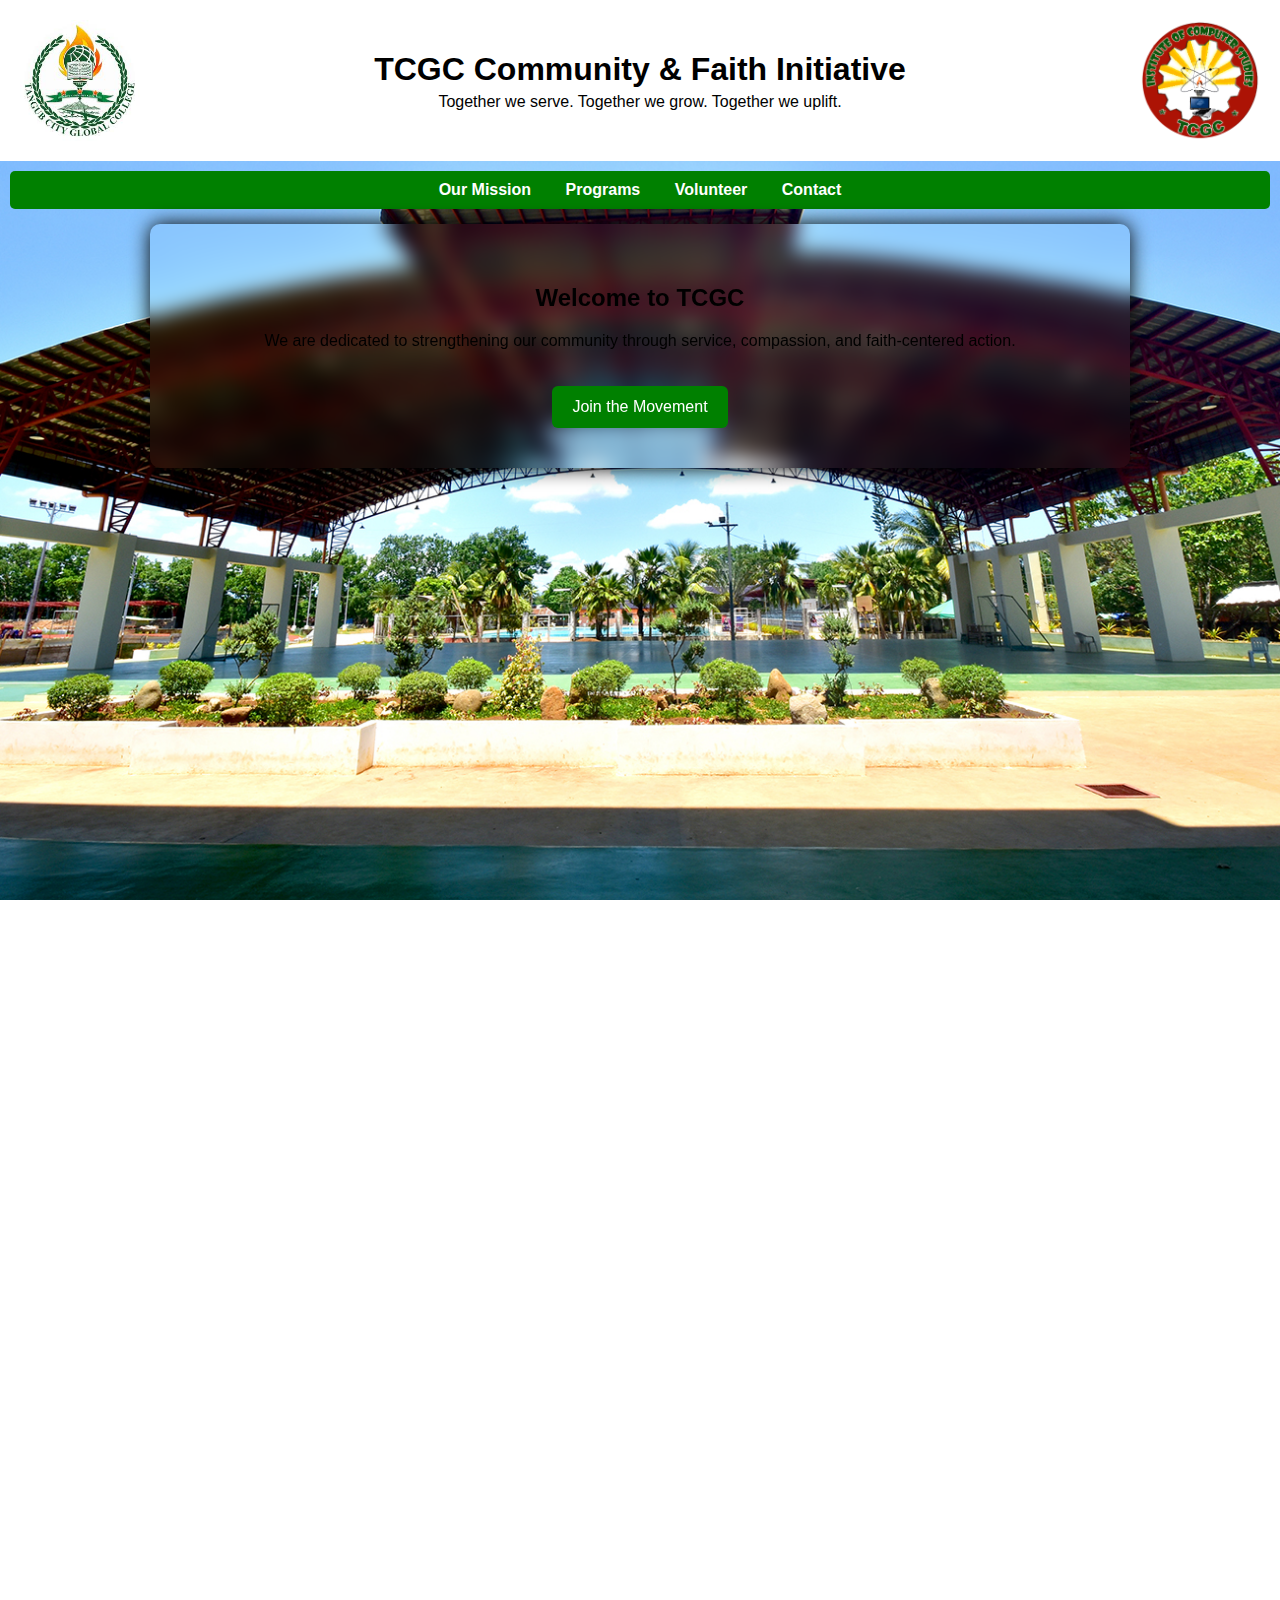
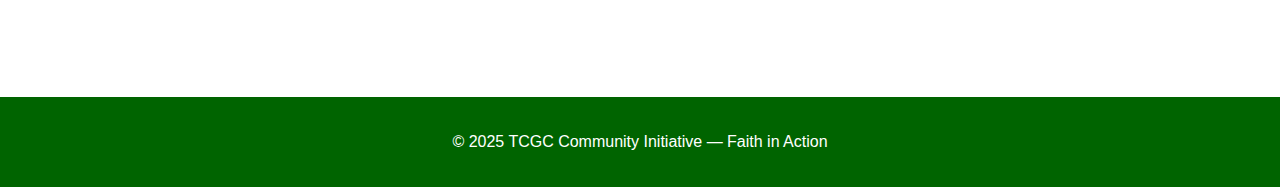
<file: community.html>
<!DOCTYPE html>
<html lang="en">
<head>
    <meta charset="UTF-8" />
    <meta name="viewport" content="width=device-width, initial-scale=1.0" />
    <link rel="stylesheet" href="community.css">
    <title>TCGC Community Initiative</title>
</head>
<body>

<header>
    <img src="3tcgc.jpeg" alt="Left Image" class="header-img left-img">
    <div class="text-container">
        <h1>TCGC Community & Faith Initiative</h1>
        <p>Together we serve. Together we grow. Together we uplift.</p>
    </div>
    <img src="bscs.png" alt="Left Image" class="header-img left-img">
</header>

<nav>
    <a href="#mission">Our Mission</a>
    <a href="#programs">Programs</a>
    <a href="#volunteer">Volunteer</a>
    <a href="#contact">Contact</a>
</nav>

<section class="hero">
    <h2>Welcome to TCGC</h2>
    <p>We are dedicated to strengthening our community through service, compassion, and faith-centered action.</p>
    <a class="btn" href="#volunteer">Join the Movement</a>
</section>

<section class="container">
    <section id="mission">
    <h2>Our Mission</h2>
    <p>
        TCGC exists to bring hope, unity, and support to our community. Inspired by our shared values
        and faith, we work to empower families, uplift marginalized groups, and create sustainable programs
        that build a brighter future for everyone.
    </p>
</section>

<section id="programs">
    <h2>Our Programs</h2>
    <ul>
        <li><strong>Community Food Drives:</strong> Providing essential meals for families in need.</li>
        <li><strong>Youth Mentorship:</strong> Guiding young people with educational and spiritual support.</li>
        <li><strong>Neighborhood Clean-Ups:</strong> Promoting stewardship and community pride.</li>
        <li><strong>Faith & Wellness Workshops:</strong> Encouraging spiritual growth and emotional well-being.</li>
    </ul>
</section>

<section id="volunteer">
    <h2>Become a Volunteer</h2>
    <p>
        Whether you want to serve meals, mentor youth, or support event planning, there’s a place for you at TCGC.
        Together we can create meaningful change.
    </p>
    <a class="btn" href="#contact">Sign Up</a>
</section>

<section id="contact">
    <h2>Contact Us</h2>
    <p>Email: caruanamarkvj797@gmail.com</p>
    <p>Phone: (+63) 09502921017</p>
    <p>Location: J. Luna St. Maloro</p>
</section>
</section>

<footer>
    <p>© 2025 TCGC Community Initiative — Faith in Action</p>
</footer>

</body>
</html>
</file>
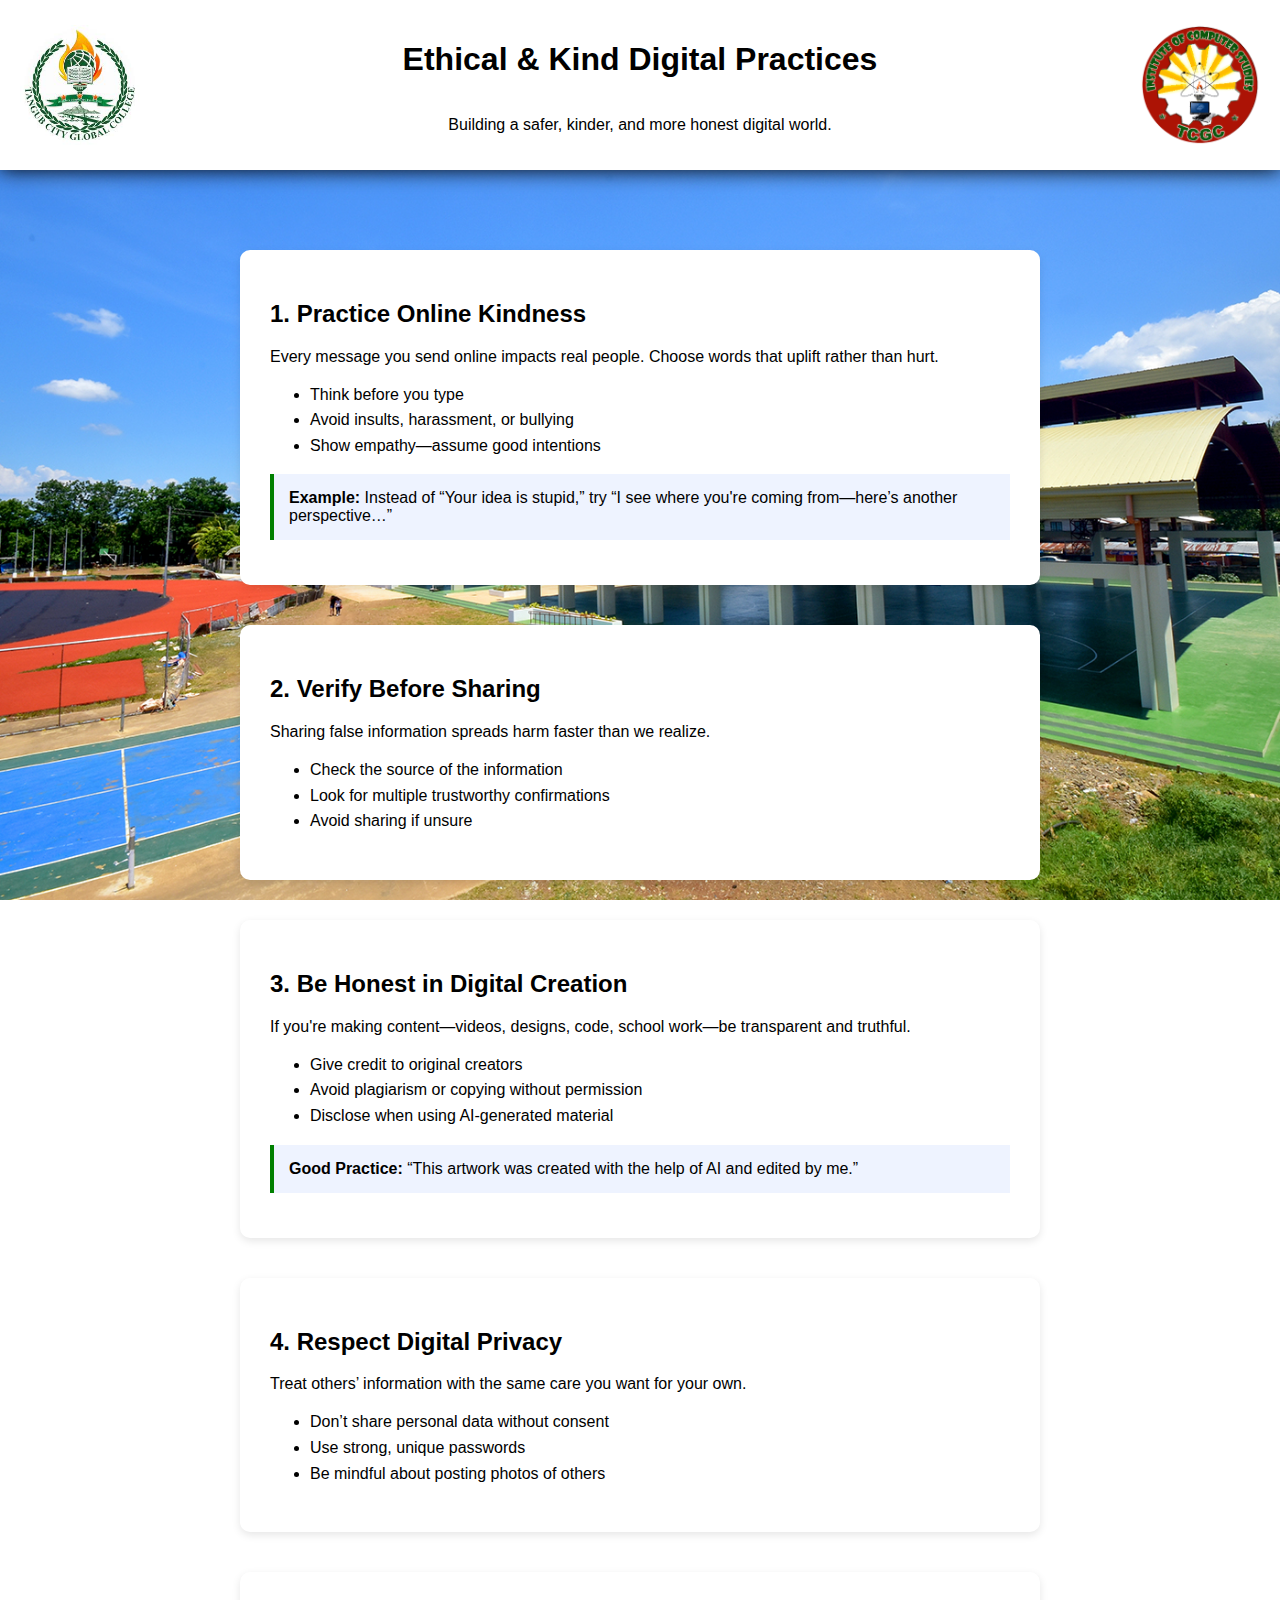
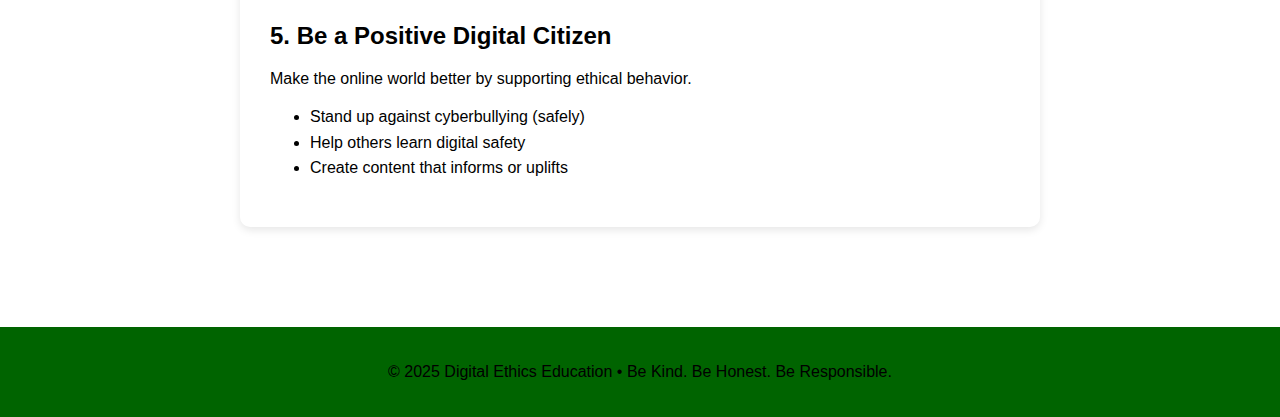
<file: educational.html>
<!DOCTYPE html>
<html lang="en">
<head>
    <meta charset="UTF-8">
    <meta name="viewport" content="width=device-width, initial-scale=1.0">
    <title>Ethical & Kind Digital Practices</title>
    <link rel="stylesheet" href="educational.css">
</head>
<body>

<header>
    <img src="3tcgc.jpeg" alt="Left Image" class="header-img left-img">
    
    <div class="container">
        <h1>Ethical & Kind Digital Practices</h1>
        <p>Building a safer, kinder, and more honest digital world.</p>
    </div>

    <img src="bscs.png" alt="Left Image" class="header-img left-img">

</header>
<div class="body">
<section>
    <h2> 1. Practice Online Kindness</h2>
    <p>Every message you send online impacts real people. Choose words that uplift rather than hurt.</p>
    <ul>
        <li>Think before you type</li>
        <li>Avoid insults, harassment, or bullying</li>
        <li>Show empathy—assume good intentions</li>
    </ul>

    <div class="example-box">
        <strong>Example:</strong> Instead of “Your idea is stupid,” try  
        “I see where you're coming from—here’s another perspective…”
    </div>
</section>
<section>
    <h2> 2. Verify Before Sharing</h2>
    <p>Sharing false information spreads harm faster than we realize.</p>
    <ul>
        <li>Check the source of the information</li>
        <li>Look for multiple trustworthy confirmations</li>
        <li>Avoid sharing if unsure</li>
    </ul>
</section>

<section>
    <h2> 3. Be Honest in Digital Creation</h2>
    <p>If you're making content—videos, designs, code, school work—be transparent and truthful.</p>
    <ul>
        <li>Give credit to original creators</li>
        <li>Avoid plagiarism or copying without permission</li>
        <li>Disclose when using AI-generated material</li>
    </ul>

    <div class="example-box">
        <strong>Good Practice:</strong>  
        “This artwork was created with the help of AI and edited by me.”
    </div>
</section>

<section>
    <h2> 4. Respect Digital Privacy</h2>
    <p>Treat others’ information with the same care you want for your own.</p>
    <ul>
        <li>Don’t share personal data without consent</li>
        <li>Use strong, unique passwords</li>
        <li>Be mindful about posting photos of others</li>
    </ul>
</section>

<section>
    <h2> 5. Be a Positive Digital Citizen</h2>
    <p>Make the online world better by supporting ethical behavior.</p>
    <ul>
        <li>Stand up against cyberbullying (safely)</li>
        <li>Help others learn digital safety</li>
        <li>Create content that informs or uplifts</li>
    </ul>
</section>
</div>

<footer>
    <p>© 2025 Digital Ethics Education • Be Kind. Be Honest. Be Responsible.</p>
</footer>

</body>
</html>
</file>
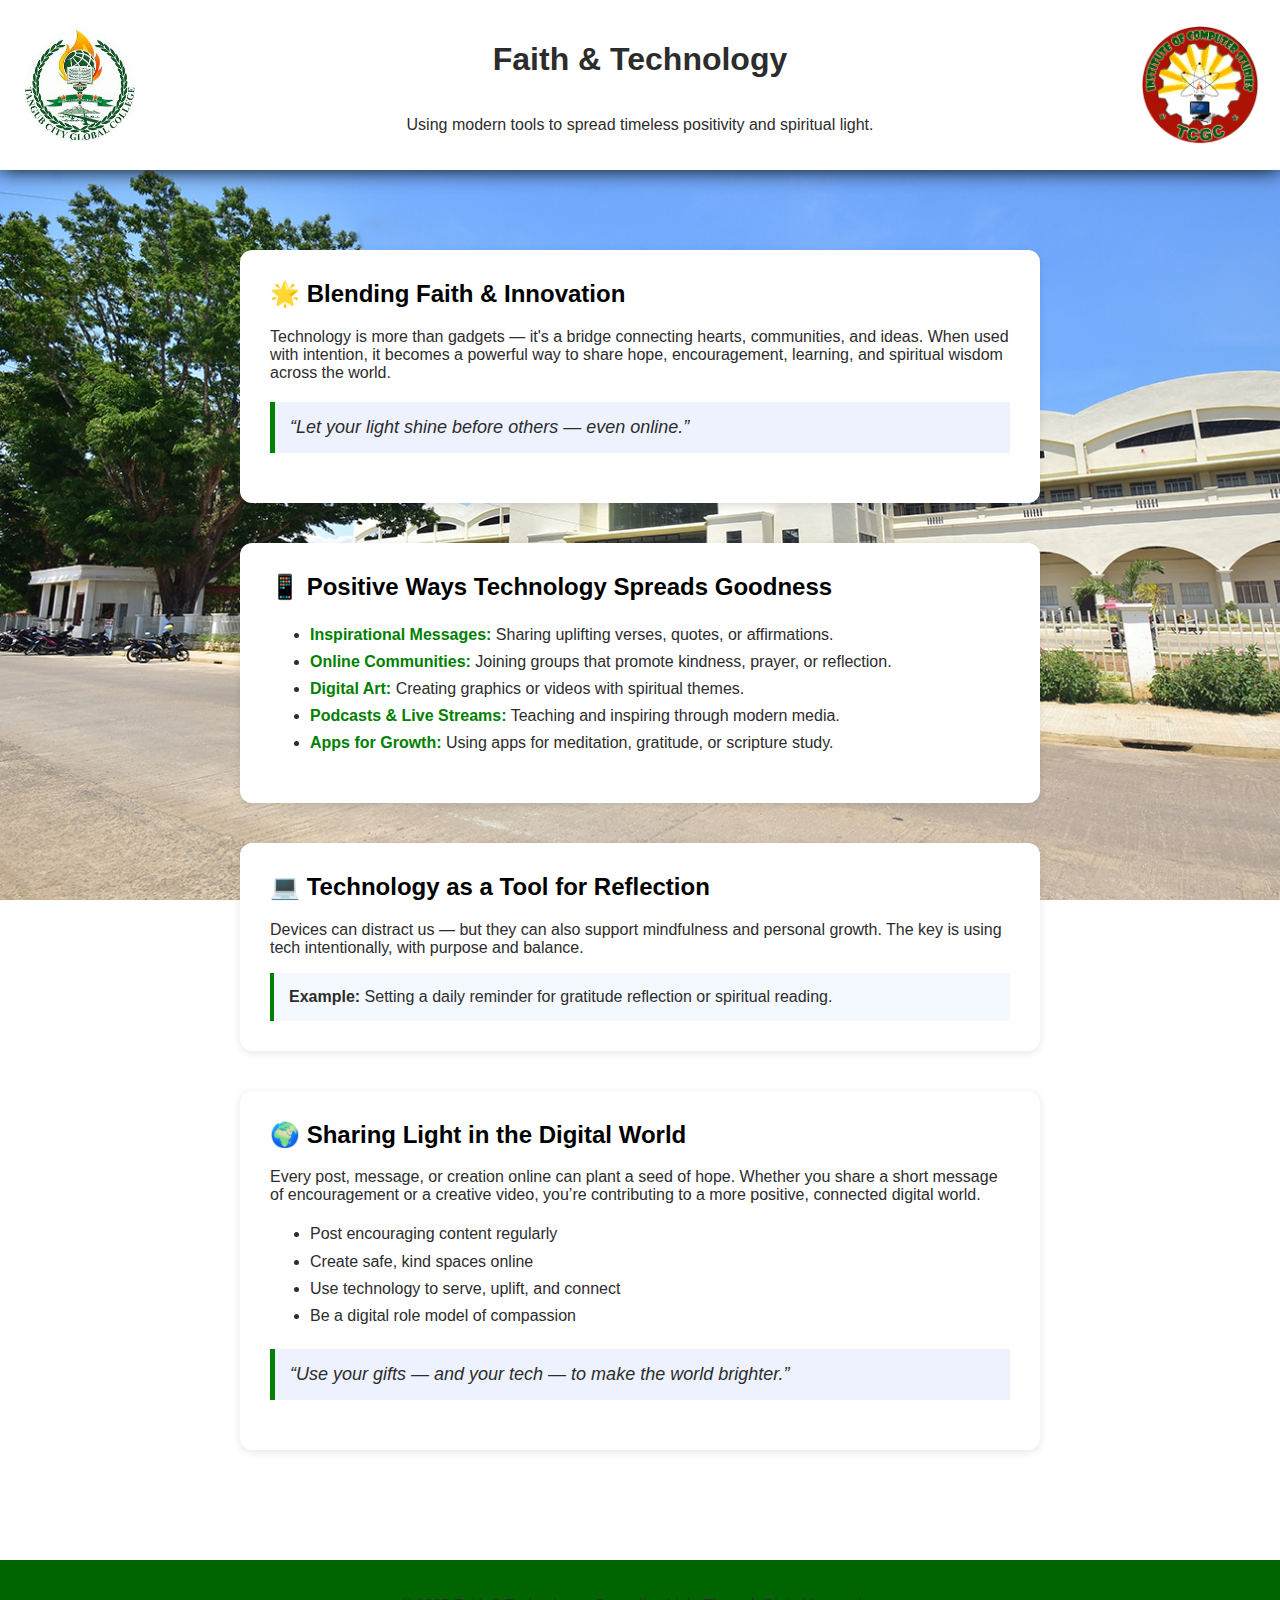
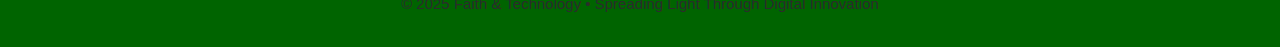
<file: faith&tech.html>
<!DOCTYPE html>
<html lang="en">
<head>
    <meta charset="UTF-8">
    <meta name="viewport" content="width=device-width, initial-scale=1.0">
    <title>Faith & Technology Integration</title>
    <link rel="stylesheet" href="faith&tech.css">
</head>

<body>

<header>
    <img src="3tcgc.jpeg" alt="Left Image" class="header-img left-img">

    <div class="text-container">
        <h1>Faith & Technology</h1>
        <p>Using modern tools to spread timeless positivity and spiritual light.</p>
    </div>

    <img src="bscs.png" alt="Left Image" class="header-img left-img">
</header>

<div class="body">
    <section>
    <h2>🌟 Blending Faith & Innovation</h2>
    <p>
        Technology is more than gadgets — it's a bridge connecting hearts, communities, and ideas.
        When used with intention, it becomes a powerful way to share hope, encouragement, learning,
        and spiritual wisdom across the world.
    </p>

    <div class="quote-box">
        “Let your light shine before others — even online.”
    </div>
</section>

<section>
    <h2>📱 Positive Ways Technology Spreads Goodness</h2>
    <ul>
        <li><strong>Inspirational Messages:</strong> Sharing uplifting verses, quotes, or affirmations.</li>
        <li><strong>Online Communities:</strong> Joining groups that promote kindness, prayer, or reflection.</li>
        <li><strong>Digital Art:</strong> Creating graphics or videos with spiritual themes.</li>
        <li><strong>Podcasts & Live Streams:</strong> Teaching and inspiring through modern media.</li>
        <li><strong>Apps for Growth:</strong> Using apps for meditation, gratitude, or scripture study.</li>
    </ul>
</section>

<section>
    <h2>💻 Technology as a Tool for Reflection</h2>
    <p>
        Devices can distract us — but they can also support mindfulness and personal growth.  
        The key is using tech intentionally, with purpose and balance.
    </p>

    <div class="example-box">
        <strong>Example:</strong>  
        Setting a daily reminder for gratitude reflection or spiritual reading.
    </div>
</section>

<section>
    <h2>🌍 Sharing Light in the Digital World</h2>
    <p>
        Every post, message, or creation online can plant a seed of hope.  
        Whether you share a short message of encouragement or a creative video,
        you’re contributing to a more positive, connected digital world.
    </p>

    <ul>
        <li>Post encouraging content regularly</li>
        <li>Create safe, kind spaces online</li>
        <li>Use technology to serve, uplift, and connect</li>
        <li>Be a digital role model of compassion</li>
    </ul>

    <div class="quote-box">
        “Use your gifts — and your tech — to make the world brighter.”
    </div>
</section>
</div>

<footer>
    <p>© 2025 Faith & Technology • Spreading Light Through Digital Innovation</p>
</footer>

</body>
</html>
</file>
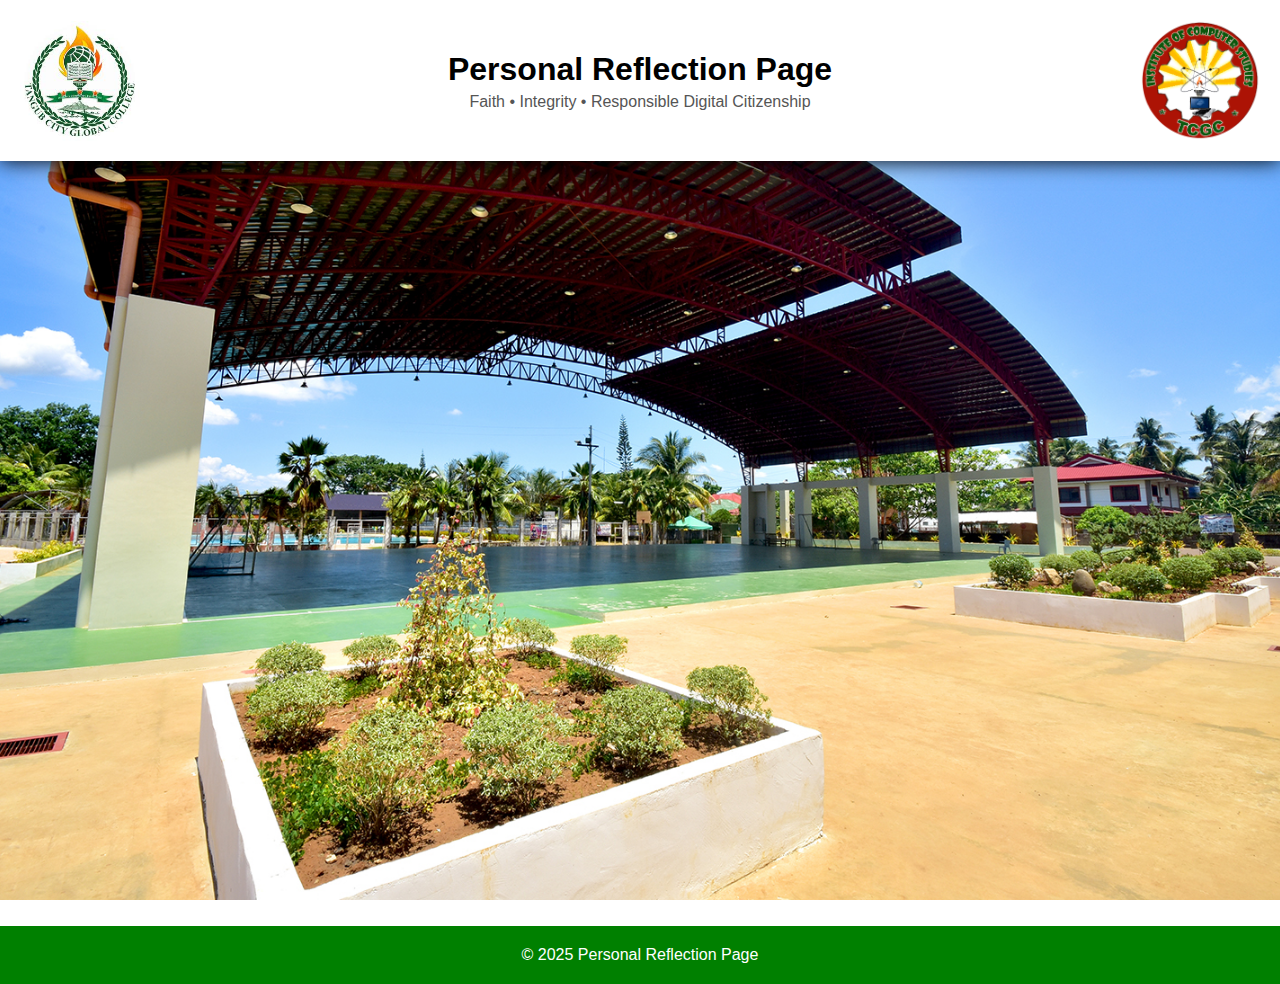
<file: personal.html>
<!DOCTYPE html>
<html lang="en">
<head>
    <meta charset="UTF-8">
    <meta name="viewport" content="width=device-width, initial-scale=1.0">
    <title>Personal Reflection Page</title>
    <link rel="stylesheet" href="personal.css">
</head>
<body>
    <header>
    <img src="3tcgc.jpeg" alt="Left Image" class="header-img left-img">

    <div class="text-container">
        <h1>Personal Reflection Page</h1>
        <p class="subtitle">Faith • Integrity • Responsible Digital Citizenship</p>
    </div>

    <img src="bscs.png" alt="Right Image" class="header-img right-img">
    </header>

    <section class="reflection-section">
        <h2>Share Your Reflection</h2>
        <form class="reflection-form">
            <textarea placeholder="Write your thoughts here..."></textarea>
            <button type="submit">Submit Reflection</button>
        </form>
    </section>

    <section class="submitted-reflections">
        <h2>Reflection:</h2>

        <div class="reflection-card">
            <h3>Faith</h3>
            <p>“Faith is choosing to trust even when I cannot see the full picture.”</p>
            <span class="author">— Mark Caruana</span>
        </div>

        <div class="reflection-card">
            <h3>Integrity</h3>
            <p>“Integrity means doing what’s right even when no one is watching.”</p>
            <span class="author">— Mark Caruana</span>
        </div>

        <div class="reflection-card">
            <h3>Responsible Digital Citizenship</h3>
            <p>“I choose to use technology wisely, kindly, and responsibly. Remeber "think before you click".”</p>
            <span class="author">— Mark Caruana</span>
        </div>
    </section>

    <footer>
        <p>© 2025 Personal Reflection Page</p>
    </footer>

</body>
</html>
</file>
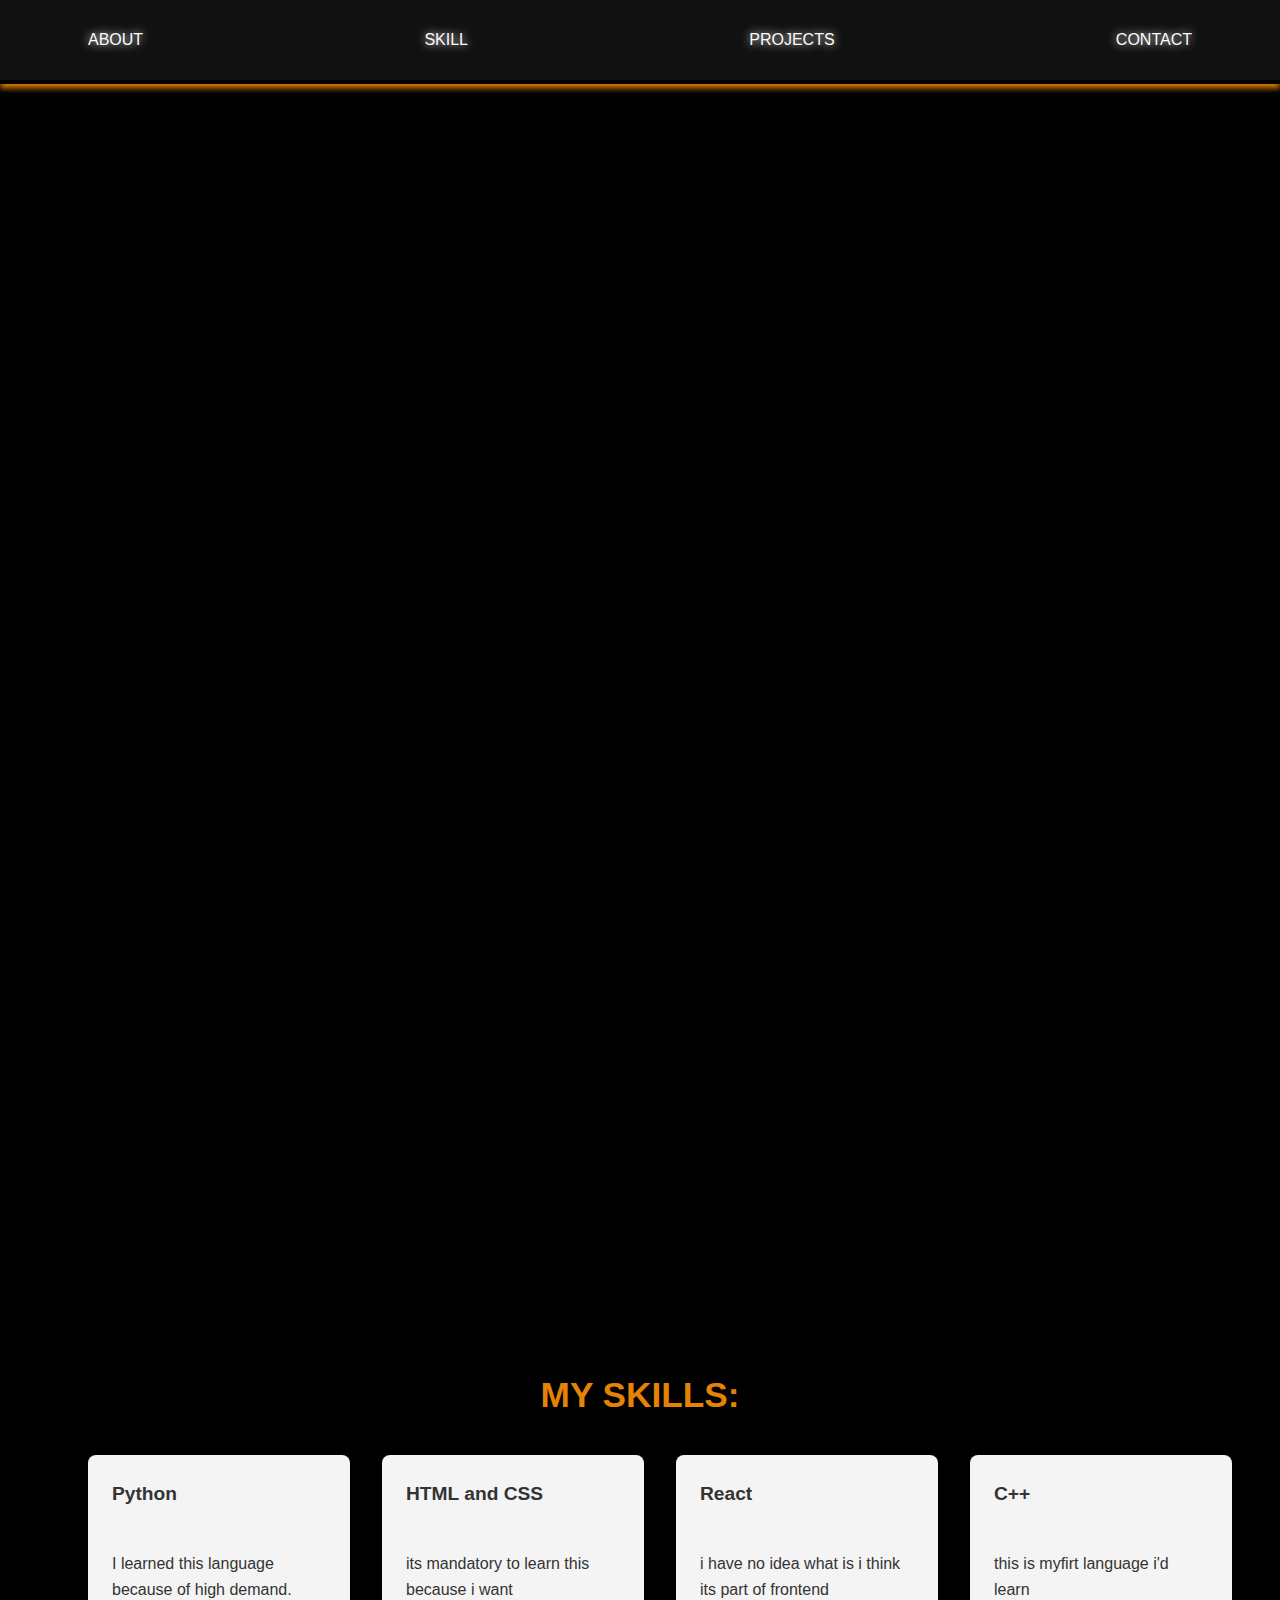
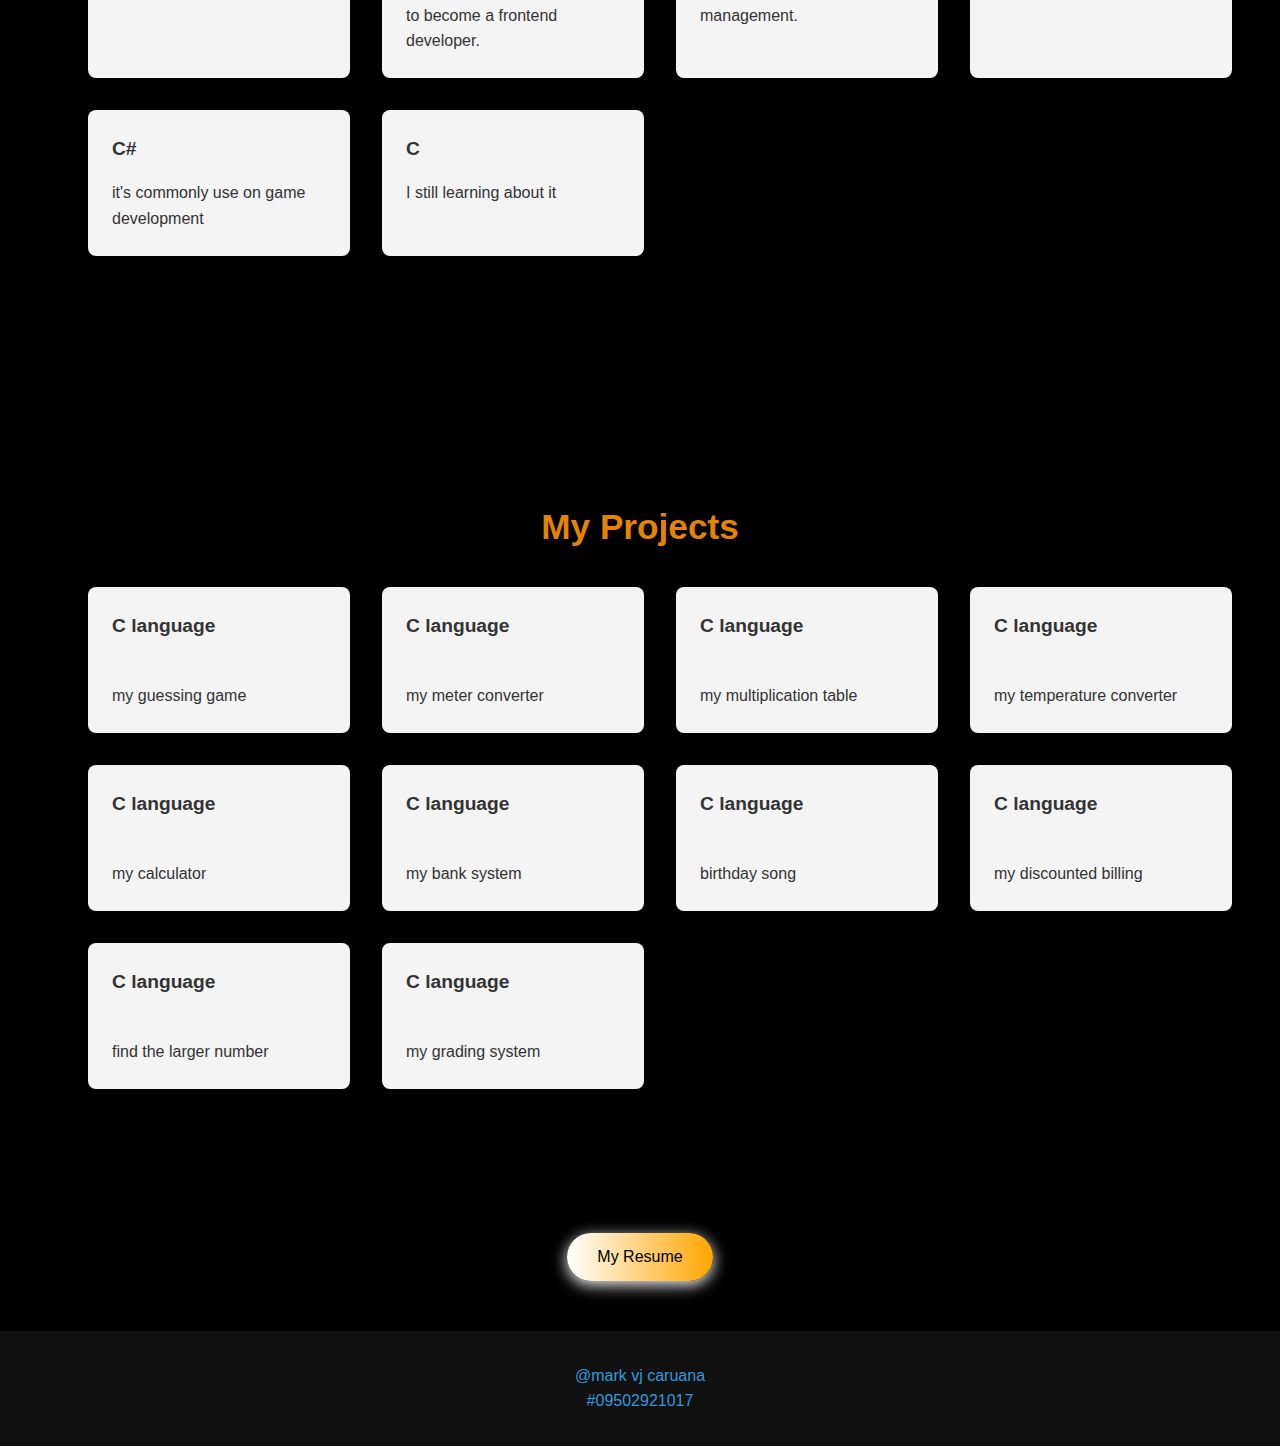
<file: portfolio.html>
<!DOCTYPE html>
<html lang="en">
<head>
    <meta charset="UTF-8">
    <meta name="viewport" content="width=device-width, initial-scale=1.0">
    <link rel="stylesheet" href="portfolio.css"> 
    <title>MY PORTFOLIO</title>
</head>
<body>
   <header>
        <nav>
            <a href="#objective">About</a>
            <a href="#skill">Skill</a>
            <a href="#achievements">Projects</a>
            <a href="#contacts">Contact</a>
        </nav>
    </header>
    <main>
        <div class="hero">
           <h1><b>WELCOME!</b></h1>
        <div class="intro">
           <h2>Mark Caruana</h2>
           <p><i>- I am a passionate developer</i></p>
        </div>
        </div>
    </main>
    </div>
    <br>
    <main>
        <div class="body">
            <div class="image">
               <img src="Aface.jpeg" alt="profile-image">
                  </div>
                      <div id="objective">
                        <h2>About:</h2>
                        <p><li>As a programing it's very defecult to me to be great coder,
                        but as a student i'd really love to learn a lot of language 
                        to be a future backend developer. As I stepback to my first year 
                        college in computer science course I hope I find this course to 
                        my future succes</li></p>
                    </div>
            </div>
    </main>
    <div id="skill">
        <h3>MY SKILLS:</h3>
           <ul>
              <li><a href="#">Python</a><br>I learned this language because of high demand.</li>
              <li><a href="#">HTML and CSS</a><br>its mandatory to learn this because i want <br>to become a frontend developer.</li>
              <li><a href="#">React</a><br>i have no idea what is i think its part of frontend<br>management.</li>
              <li><a href="#">C++</a><br>this is myfirt language i'd learn</li>
              <li><a href="#">C#</a>it's commonly use on game development</li>
              <li><a href="#">C</a>I still learning about it</li>
           </ul>
    </div>
    <div id="achievements">
        <h3>My Projects</h3>
        <ol>
            <li><a href="guessingGame.c">C language</a><br>my guessing game</li>
            <li><a href="meterConverter.c">C language</a><br>my meter converter</li>
            <li><a href="multiTable.c">C language</a><br>my multiplication table</li>
            <li><a href="tempConverter.c">C language</a><br>my temperature converter</li>
            <li><a href="usebleCalculator.c">C language</a><br>my calculator</li>
            <li><a href="atmMachine.c">C language</a><br>my bank system</li>
            <li><a href="birthdaySong.c">C language</a><br>birthday song</li>
            <li><a href="discountBilling.c">C language</a><br>my discounted billing</li>
            <li><a href="findLargerNum.c">C language</a><br>find the larger number</li>
            <li><a href="gradingSystem.c">C language</a><br>my grading system</li>
        </ol>
    </div>
    <div class="button-container">
        <button class="button"><a href="resume.html">My Resume</a></button>
    </div>
    <footer>
        <div id="contacts">
            <a href="contacts">@mark vj caruana <br>#09502921017</a>
        </div>
    </footer>
</body>
</html>
</file>
<file: community.css>
body {
    font-family: Arial, sans-serif;
    margin: 0;
    background: url(bgTCGC5.jpeg) no-repeat center center fixed;
    background-size: cover;
}
header {
    display: flex;
    justify-content: space-between;
    background: white;
    color: black;
    padding: 20px;
    text-align: center;
}
.header-img {
    width: 120px;  
    height: auto;
}
.text-container {
    display: flex;
    flex-direction: column;  /* <-- forces h1 on top and p under */
    justify-content: center;
    align-items: center;
    flex: 1;
    text-align: center;
}

.text-container h1 {
    margin: 0;
    font-size: 2rem;
}

.text-container p {
    margin: 5px 0 0 0;
    font-size: 1rem;
}
nav {
    background: green;
    padding: 10px;
    text-align: center;
    margin: 10px;
    border-radius: 5px;
}
nav a {
    color: white;
    margin: 0 15px;
    text-decoration: none;
    font-weight: bold;
}
nav a:hover {
    color: black;
}
section {
    padding: 40px;
    max-width: 900px;
    margin: auto;
}
.hero {
    background: transparent;
    padding: 40px;
    border-radius: 10px;
    text-align: center;
    margin-bottom: 40px;
    backdrop-filter: blur(10px);
    box-shadow: 0 0 20px black;
    margin-top: 15px;
}
#mission {
    background: white;
    border: 3px solid transparent;
    border-radius: 10px;
    margin-top: 20px;
    opacity: 0;
    animation: fadeIn 2s forwards;
}
#programs {
    background: white;
    border: 3px solid transparent;
    border-radius: 10px;
    margin-top: 20px;
    opacity: 0;
    animation: fadeIn 2s forwards;
}
#volunteer {
    background: white;
    border: 3px solid transparent;
    border-radius: 10px;
    margin-top: 20px;
    opacity: 0;
    animation: fadeIn 2s forwards;
}
#contact {
    background: white;
    border: 3px solid transparent;
    border-radius: 10px;
    margin-top: 20px;
    opacity: 0;
    animation: fadeIn 2s forwards;
}
footer {
    background: darkgreen;
    color: white;
    text-align: center;
    padding: 20px;
    margin-top: 40px;
}
.btn {
    display: inline-block;
    padding: 12px 20px;
    background: green;
    color: white;
    border-radius: 6px;
    text-decoration: none;
    margin-top: 20px;
}
.btn:hover {
    background: #3a5988;
}
@keyframes fadeIn {
    to {
        opacity: 1;
    }
}
</file>
<file: educational.css>
body {
    font-family: Arial, sans-serif;
    background: url(bgTCGC3.jpeg) no-repeat center center fixed;
    background-size: cover;
    margin: 0;
    padding: 0;
}
header {
    display: flex;
    justify-content: space-between;
    align-items: center;
    padding: 20px;
    background: white;
    box-shadow: 0 0 20px black;
}

.header-img {
    width: 120px;  
    height: auto;
}

/* Make the text stack vertically */
.container {
    display: flex;
    flex-direction: column;  /* <-- forces h1 on top and p under */
    justify-content: center;
    align-items: center;
    flex: 1;
    text-align: center;
}
.body {
    max-width: 800px;
    margin: 20px auto;
    padding: 20px;
}
section {
    max-width: 900px;
    margin: 40px auto;
    background: white;
    padding: 30px;
    border-radius: 10px;
    box-shadow: 0 3px 8px rgba(0,0,0,0.1);
}

h2 {
    color: black;
}

ul {
    line-height: 1.6;
}

.example-box {
    background: #eef3ff;
    border-left: 4px solid green;
    padding: 15px;
    margin: 15px 0;
}

footer {
    text-align: center;
    padding: 20px;
    background: darkgreen;
    margin-top: 40px;
}
</file>
<file: faith&tech.css>
body {
    font-family: "Segoe UI", Arial, sans-serif;
    background: url(bgTCGC4.jpeg) no-repeat center center fixed;
    background-size: cover;
    margin: 0;
    padding: 0;
    color: #2c2c2c;
}

/* HEADER */
header {
    display: flex;
    justify-content: space-between;
    align-items: center;
    padding: 20px;
    background: white;
    box-shadow: 0 0 20px black;
}

.header-img {
    width: 120px;  
    height: auto;
}

/* Make the text stack vertically */
.text-container {
    display: flex;
    flex-direction: column;  /* <-- forces h1 on top and p under */
    justify-content: center;
    align-items: center;
    flex: 1;
    text-align: center;
}
.body {
    max-width: 800px;
    margin: 20px auto;
    padding: 20px;
}

/* SECTIONS */
section {
    max-width: 900px;
    margin: 40px auto;
    background: white;
    padding: 30px;
    border-radius: 12px;
    box-shadow: 0 2px 8px rgba(0,0,0,0.1);
}

h2 {
    color: black;
    margin-top: 0;
}

/* QUOTE BOX */
.quote-box {
    background: #eef2ff;
    border-left: 5px solid green;
    padding: 15px;
    margin: 20px 0;
    font-style: italic;
    font-size: 18px;
}

/* EXAMPLE BOX */
.example-box {
    background: #f4f9ff;
    border-left: 4px solid green;
    padding: 15px;
    margin-top: 15px;
}

/* LISTS */
ul {
    line-height: 1.7;
}

li strong {
    color: green;
}

/* FOOTER */
footer {
    text-align: center;
    padding: 20px;
    background: darkgreen;
    margin-top: 50px;
    font-size: 15px;
}
</file>
<file: personal.css>
* {
    margin: 0;
    padding: 0;
    box-sizing: border-box;
    font-family: "Arial", sans-serif;
}

body {
    background: url(bgTCGC1.jpeg) no-repeat center center fixed;
    background-size: cover;
}

/* HEADER */
header {
    display: flex;
    justify-content: space-between;
    align-items: center;
    padding: 20px;
    background: white;
    box-shadow: 0 0 20px black;
}

.header-img {
    width: 120px;  
    height: auto;
}

/* Make the text stack vertically */
.text-container {
    display: flex;
    flex-direction: column;  /* <-- forces h1 on top and p under */
    justify-content: center;
    align-items: center;
    flex: 1;
    text-align: center;
}

.text-container h1 {
    margin: 0;
    font-size: 2rem;
}

.text-container p {
    margin: 5px 0 0 0;
    font-size: 1rem;
    color: #555;
}


/* MAIN CONTENT */
.reflection-section,
.submitted-reflections {
    max-width: 800px;
    margin: 20px auto;
    padding: 20px;
    opacity: 0;
    animation: fadeIn 2s forwards;
}

/* FORM */
.reflection-form textarea {
    width: 100%;
    height: 120px;
    padding: 10px;
    border-radius: 8px;
    border: 1px solid #bbb;
    font-size: 1rem;
    resize: none;
}

.reflection-form button {
    margin-top: 10px;
    padding: 12px 20px;
    background: green;
    border: none;
    color: white;
    font-size: 1rem;
    border-radius: 8px;
    cursor: pointer;
    transition: 0.3s;
}

.reflection-form button:hover {
    background: #3b5a84;
}

/* CARDS */
.reflection-card {
    background: white;
    padding: 20px;
    margin-bottom: 15px;
    border-radius: 10px;
    box-shadow: 0 2px 6px rgba(0,0,0,0.1);
}

.reflection-card h3 {
    margin-bottom: 8px;
    color: #4a6fa5;
}

.author {
    display: block;
    margin-top: 10px;
    font-style: italic;
    color: #555;
}

/* FOOTER */
footer {
    text-align: center;
    padding: 20px;
    background: green;
    color: white;
    margin-top: 20px;
}

/* ----------------------------------------------------- */
/* 📱 MOBILE RESPONSIVE STYLES */
/* ----------------------------------------------------- */

@media (max-width: 600px) {

    header {
        padding: 25px 15px;
    }

    h1 {
        font-size: 1.8rem;
    }

    .subtitle {
        font-size: 1rem;
    }

    .reflection-section, 
    .submitted-reflections {
        padding: 15px;
        margin: 15px;
    }

    .reflection-form textarea {
        height: 100px;
        font-size: 0.9rem;
    }

    .reflection-form button {
        width: 100%;
        padding: 14px;
        font-size: 1rem;
    }

    .reflection-card {
        padding: 15px;
    }

    .reflection-card h3 {
        font-size: 1.1rem;
    }

    body {
        font-size: 0.95rem;
    }
}

/* TABLETS */
@media (max-width: 900px) {
    .reflection-section,
    .submitted-reflections {
        max-width: 95%;
    }
}
@keyframes fadeIn {
    to {
        opacity: 1;
    }
}
</file>
<file: portfolio.css>
header {
    border-bottom: 4px solid black;
    
     
}
.body {
    text-align: center;
}
ul {
    text-decoration: none;
}
    

body {
    margin: 0;
    padding: 0;
    box-sizing: border-box;
    font-family: 'Roboto', sans-serif; 
}

body {
    background-color: #000000;
    color: #333;
    line-height: 1.6;
    font-size: 16px;
}


header {
    background-color: #111;
    color: #fff;
    padding: 1rem 5%;
    box-shadow: 0 4px 6px #e48305;
}

nav {
    display: flex;
    justify-content: space-between;
    align-items: center;
}

nav a {
    color: #fdfcfc;
    text-decoration: none;
    padding: 0.7rem 1.5rem;
    font-weight: 500;
    text-transform: uppercase;
    font-size: 1rem;
    transition: color 0.3s;
    text-shadow: 0 0 10px white;
}

nav a:hover {
    color: #e48305;
    text-decoration: underline;
}


.hero {
    background-color: #e48305;
    color: #000000;
    text-align: center;
    padding: 6rem 0;
    border-radius: 20px;
    box-shadow: 0 10px 30px #e48305;
}

.hero h1 {
    font-size: 4rem;
    font-weight: 700;
    margin-bottom: 1rem;
}

.hero .intro {
    font-size: 1.2rem;
    font-weight: 300;
}

.hero .intro h2 {
    font-size: 2rem;
    margin-bottom: 0.5rem;
}

.hero .intro p {
    font-style: italic;
    color: #000000;
    line-height: 5px;
}


main {
    padding: 5rem 10%;
    opacity: 0;
    animation: fadeIn 2s forwards;
}


.body {
    display: flex;
    justify-content: space-between;
    align-items: center;
    margin-bottom: 4rem;
}

.image img {
    width: 250px;
    height: 300px;
    border-radius: 40px;
    object-fit: cover;
    border: 4px solid #e48305;
    box-shadow: 0 10px 30px #e48305;
}

#objective {
    max-width: 600px;
    padding-left: 2rem;
    color: #ffffff;
}

#objective h2 {
    font-size: 2.2rem;
    margin-bottom: 1rem;
    font-weight: 700;
    color: #e48305;
    text-shadow: 0 0 10px #e48305;
}

#objective p {
    font-size: 1.1rem;
    line-height: 1.8;
    color: #ffffff;
}


#skill {
    background-color: #000000;
    padding: 4rem 3rem;
    border-radius: 8px;
    box-shadow: 0 10px 30px rgba(0, 0, 0, 0.1);
    margin-bottom: 4rem;
}

#skill h3 {
    font-size: 2.2rem;
    margin-bottom: 2rem;
    font-weight: 700;
    text-align: center;
    color: #e48305;
}

#skill ul {
    display: grid;
    grid-template-columns: repeat(auto-fit, minmax(250px, 1fr));
    gap: 2rem;
    list-style: none;
}

#skill li {
    background-color: #f4f4f4;
    padding: 1.5rem;
    border-radius: 8px;
    transition: background-color 0.3s, transform 0.3s;
}

#skill li:hover {
    background-color: #e48305;
    transform: translateY(-5px);
    box-shadow: 0 10px 20px rgba(0, 0, 0, 0.1);
}

#skill li a {
    font-size: 1.2rem;
    font-weight: 600;
    color: #333;
    text-decoration: none;
    display: block;
    margin-bottom: 1rem;
    transition: color 0.3s;
}

#skill li a:hover {
    color: #fff;
}

#skill li p {
    font-size: 1rem;
    color: #666;
}
#achievements {
    background-color: #000000;
    padding: 4rem 3rem;
    border-radius: 8px;
    box-shadow: 0 10px 30px rgba(0, 0, 0, 0.1);
    margin-bottom: 4rem;
}
#achievements h3 {
    font-size: 2.2rem;
    margin-bottom: 2rem;
    font-weight: 700;
    text-align: center;
    color: #e48305;
}
#achievements ol {
    display: grid;
    grid-template-columns: repeat(auto-fit, minmax(250px, 1fr));
    gap: 2rem;
    list-style: none;
}
#achievements li {
    background-color: #f4f4f4;
    padding: 1.5rem;
    border-radius: 8px;
    transition: background-color 0.3s, transform 0.3s;
}
#achievements li:hover {
    background-color: #e48305;
    transform: translateY(-5px);
    box-shadow: 0 10px 20px rgba(0, 0, 0, 0.1);
}
#achievements li a {
    font-size: 1.2rem;
    font-weight: 600;
    color: #333;
    text-decoration: none;
    display: block;
    margin-bottom: 1rem;
    transition: color 0.3s;
}
#achievements li a:hover {
    color: #fff;
}
footer {
    background-color: #111;
    color: #fff;
    text-align: center;
    padding: 2rem;
    font-size: 1rem;
}

footer a {
    color: #3498db;
    text-decoration: none;
}

footer a:hover {
    text-decoration: underline;
}
.button-container {
    display: flex;
    align-items: center;
    justify-content: center;
    padding-bottom: 50px;
}
.button {
    padding: 15px 30px;
    font-size: 16px;
    color: white;
    background: linear-gradient(90deg, white, orange);
    border-radius: 30px;
    border: none;
    cursor: pointer;
    box-shadow: 0 4px 15px whitesmoke;
}
.button a {
    text-decoration: none;
    color: black;
    font-family: Arial, sans-serif;
}
button:hover {
    box-shadow: 0 10px 20px rgba(255, 0, 102, 0.5);
    transform: translateY(-3px);
}

@media (max-width: 768px) {
    .hero h1 {
        font-size: 3rem;
    }

    .hero .intro h2 {
        font-size: 1.8rem;
    }

    .body {
        flex-direction: column;
        text-align: center;
    }

    .image img {
        width: 200px;
        height: 200px;
    }

    #objective {
        padding-left: 0;
        margin-top: 2rem;
    }

    #skill ul {
        grid-template-columns: 1fr;
    }

    #skill li {
        padding: 1rem;
    }
}
@keyframes fadeIn {
    to {
        opacity: 1;
    }
}
</file>
